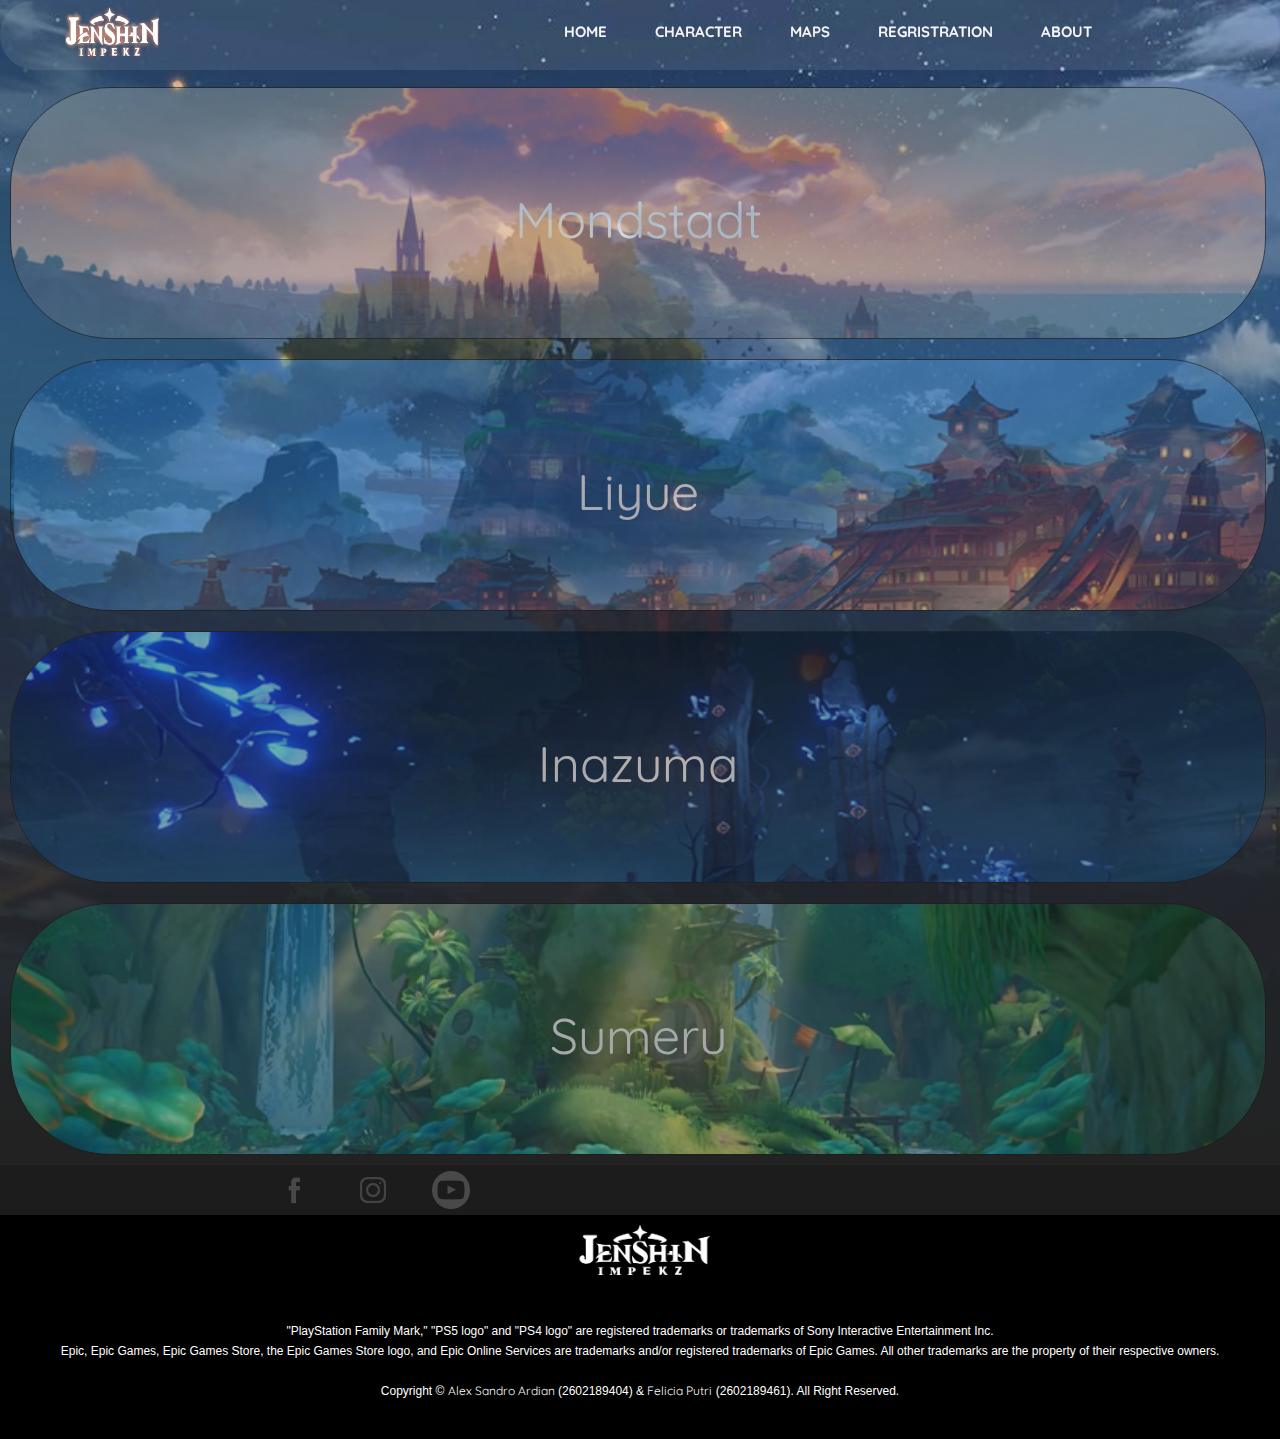
<file: halaman/Maps.html>
<!DOCTYPE html>
<html lang="en">
<head>
    <meta charset="UTF-8">
    <meta http-equiv="X-UA-Compatible" content="IE=edge">
    <meta name="viewport" content="width=device-width, initial-scale=1.0">
    <title>Jenshin IMpekZ</title>
    <link rel="stylesheet" href="../css/maps.css">
    <link rel="stylesheet" href="../css/style.css">
    <link rel="stylesheet" href="../css/media.css">
    
    <link rel="preconnect" href="https://fonts.googleapis.com">
    <link rel="preconnect" href="https://fonts.gstatic.com" crossorigin>
    <link href="https://fonts.googleapis.com/css2?family=Amaranth&family=Patrick+Hand&display=swap" rel="stylesheet">
    <link href="https://fonts.googleapis.com/css2?family=Quicksand:wght@500&display=swap" rel="stylesheet">
    <link rel="stylesheet" type="text/css" href="https://cdnjs.cloudflare.com/ajax/libs/font-awesome/5.15.2/css/all.min.css">
    <script src="../script/scipt.js"></script>
    <link rel="website icon" type="png" href="../images/Icon/icon2.png">
</head>
<body>
    
    <!-- Sidebar -->
    <input type="checkbox" id="check">
    <div class="sidebar">
        <ul>
            <li><a href="../index.html" target="_self">Home</a></li>
            <li><a href="../halaman/Character.html">Character</a></li>
            <li><a href="../halaman/Maps.html">Maps</a></li>
            <li><a href="../halaman/Regristasi.html" target="_self">Regristation</a></li>
            <li><a href="../halaman/About2.html" target="_self">About</a></li>
        </ul>
    </div>
    <!-- end of Sidebar -->

    <!-- Header -->
    <header>
        <div id="navbar">
            <div class="nav-head menus">
                <a href="../index.html"><img
                    src="[data-uri]"
                    class="img-logo"></a>
                <ul>
                    <!-- <li class="active"></li> -->
                    <li><a href="../index.html" target="_self" class="nav-link active"><b>Home</b></a></li>
                    <li><a href="../halaman/Character.html" target="_self" class="nav-link "><b>Character</b></a></li>
                    <li><a href="../halaman/Maps.html" target="_self" class="nav-link "><b>Maps</b></a></li>
                    <li><a href="../halaman/Regristasi.html" target="_self" class="nav-link "><b>Regristration</b></a></li>
                    <li><a href="../halaman/About2.html" target="_self" class="nav-link"><b>About</b></a></li>
                </ul>

                <!-- menu mobile -->

                <label for="check" class="mobile-menu"><i class="fas fa-bars fa-2x"></i></label>
            </div>
        </div>
    </header>
    <!-- Tutup bagian header -->

    <!-- MAPS -->

    <div class="Map">
        <div class="Regions">
            <div class="Mondstadt">
                <a href="../halaman/indexMaps/mondstadt.html" target="_self"><li type="none">Mondstadt</li></a>
            </div>
           
             <div class="Liyue">
                <a href="../halaman/indexMaps/liyue.html" target="_self"><li type="none">Liyue</li></a>
            </div>

            <div class="Inazuma">
                <a href="../halaman/indexMaps/inazuma.html" target="_self"><li type="none">Inazuma</li></a>
            </div>

            <div class="Sumeru">
                <a href="../halaman/indexMaps/sumeru.html" target="_self"><li type="none">Sumeru</li></a>
            </div>
    
        </div>
    </div>


    <!-- Footer -->
    <div id="sebelum-footer">
        <div class="container">
            <div class="before-footer">
                <ul>
                    <li><a href="https://facebook.com/GenshinImpact.id/" target="_blank"><img
                                src="../images/Icon/fb.png"></a></li>
                    <li><a href="https://www.instagram.com/genshinimpact/" target="_blank"><img
                                src="../images/Icon/ig.png"></a></li>
                    <li><a href="https://www.youtube.com/c/GenshinImpact" target="_blank"><img
                                src="../images/Icon/yt.png"></a></li>
                </ul>
            </div>
        </div>
    </div>
    <footer>
        <div id="cr" class="container">
            <div class="logo-kecil">
                <!-- <img
                    src="https://uploadstatic-sea.mihoyo.com/hk4e/upload/officialsites/202004/GIEN_1587984203_6764.png"> -->
                    <img src="../images/Icon/Genshin_logo_Footer.svg.png" alt="">
            </div>
            <div class="text-style">
                <small>"PlayStation Family Mark," "PS5 logo" and "PS4 logo" are registered trademarks or trademarks of Sony Interactive Entertainment Inc.<br></small>
                <small>Epic, Epic Games, Epic Games Store, the Epic Games Store logo, and Epic Online Services are trademarks and/or registered trademarks of Epic Games. All other trademarks are the property of their respective owners.</small>
                    <br>
                    <br>
                <small>Copyright &copy; <a href="https://www.instagram.com/lexs45_/" target="_blank">Alex Sandro Ardian</a> (2602189404) & <a href="https://www.instagram.com/felicia_putri04/"
                        target="_blank">Felicia Putri</a> (2602189461). All Right Reserved.</small></div>
        </div>
    </footer>

</body>
</html>
</file>
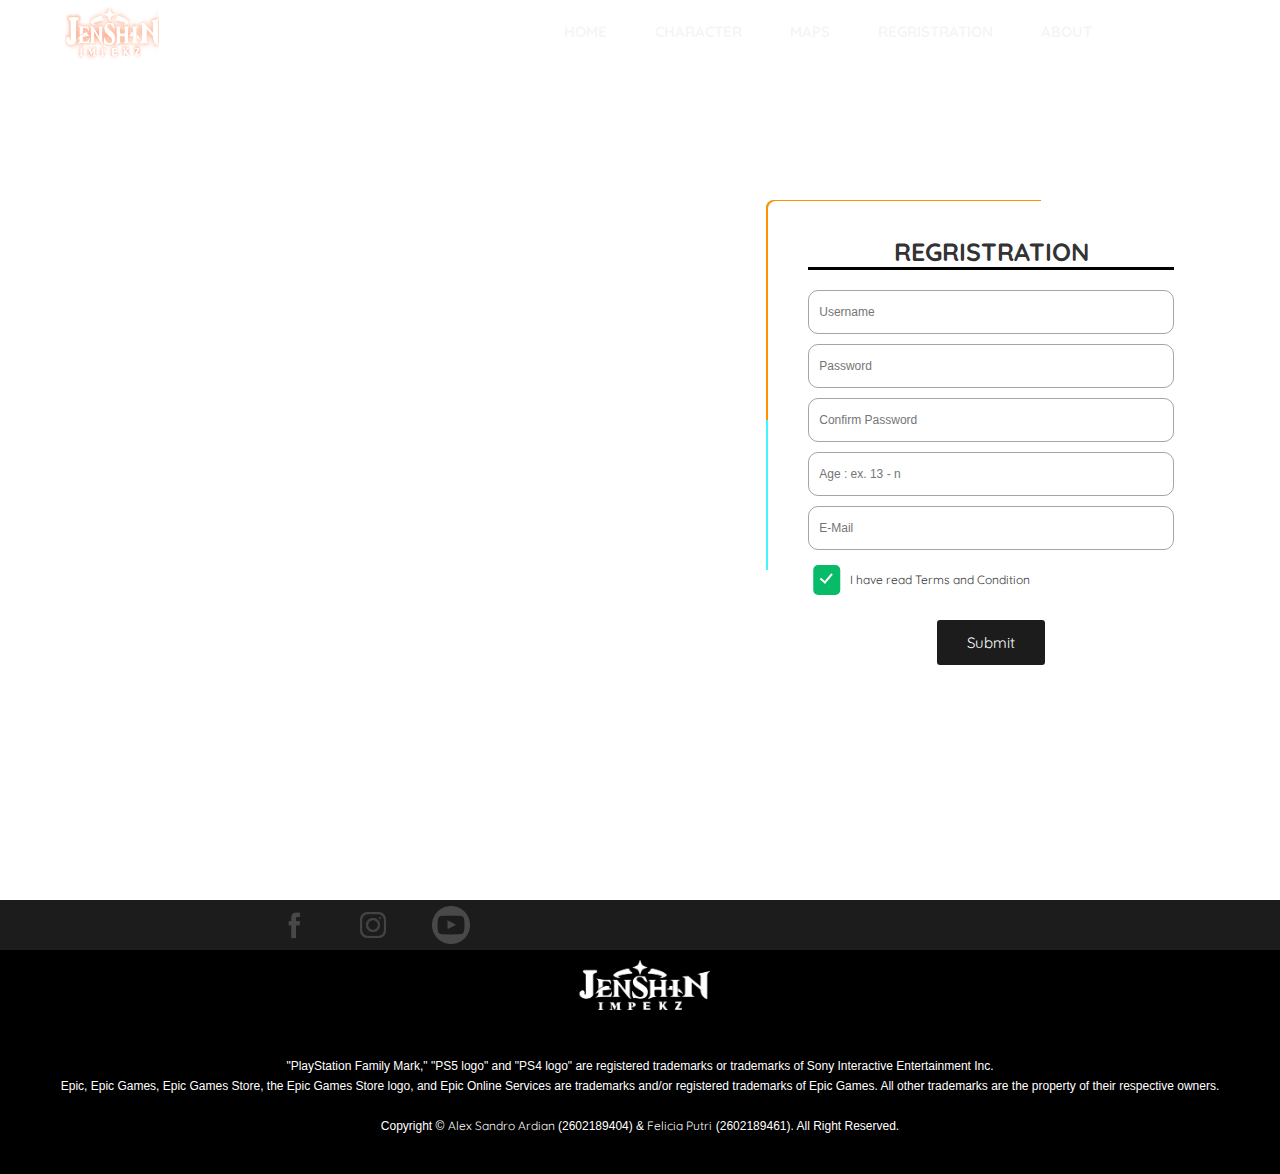
<file: halaman/Regristasi.html>
<!DOCTYPE html>
<html lang="en">

<head>
    <meta charset="UTF-8">
    <meta http-equiv="X-UA-Compatible" content="IE=edge">
    <meta name="viewport" content="width=device-width, initial-scale=1.0">
    <title>Regristasi</title>
    <link rel="stylesheet" type="text/css" href="../css/../css/RegristasiStyle.css">
    <link rel="preconnect" href="https://fonts.googleapis.com">
    <link rel="preconnect" href="https://fonts.gstatic.com" crossorigin>
    <link href="https://fonts.googleapis.com/css2?family=Amaranth&family=Patrick+Hand&display=swap" rel="stylesheet">
    <link href="https://fonts.googleapis.com/css2?family=Quicksand:wght@500&display=swap" rel="stylesheet">
    <link rel="stylesheet" type="text/css"
        href="https://cdnjs.cloudflare.com/ajax/libs/font-awesome/5.15.2/css/all.min.css">
    <script src="../script/scipt.js"></script>
    <link rel="website icon" type="png" href="../images/Icon/icon2.png">
    <link rel="stylesheet" href="../css/style.css">
    <link rel="stylesheet" href="../css/media.css">
</head>

<body>

    <!-- Sidebar -->
    <input type="checkbox" id="check">
    <div class="sidebar">
        <ul>
            <li><a href="../index.html" target="_self">Home</a></li>
            <li><a href="../halaman/Character.html">Character</a></li>
            <li><a href="../halaman/Maps.html">Maps</a></li>
            <li><a href="../halaman/Regristasi.html" target="_self">Regristration</a></li>
            <li><a href="../halaman/About2.html" target="_self">About</a></li>
        </ul>
    </div>
    <!-- end of Sidebar -->

    <!-- Header -->
    <header>
        <div id="navbar">
            <div class="nav-head menus">
                <a href="./index.html"><img src="../images/Icon/Genshin_logo_header.png" class="img-logo"></a>

                <ul>
                    <li><a href="../index.html" target="_self" class="nav-link active"><b>Home</b></a></li>
                    <li><a href="./Character.html" target="_self" class="nav-link "><b>Character</b></a></li>
                    <li><a href="../halaman/Maps.html" target="_self" class="nav-link "><b>Maps</b></a></li>
                    <li><a href="../halaman/Regristasi.html" target="_self" class="nav-link "><b>Regristration</b></a>
                    </li>
                    <li><a href="../halaman/About2.html" target="_self" class="nav-link"><b>About</b></a></li>
                </ul>

                <!-- menu mobile -->

                <label for="check" class="mobile-menu"><i class="fas fa-bars fa-2x"></i></label>
            </div>
        </div>
    </header>
    <!-- Tutup bagian header -->

    <div class="mainParent">
        <div class="class-box">
            <div class="cek">
                <div class="box" id="center-box">
                    <div class="formWrap">
                        <form action="">
                            <h1>Regristration</h1>
                            <div class="singleInput">
                                <input type="text" id="usrname" placeholder="Username">
                            </div>
                            <div class="singleInput">
                                <input type="password" id="pass" placeholder="Password">
                            </div>
                            <div class="singleInput">
                                <input type="password" id="Rep_pass" placeholder="Confirm Password">
                            </div>
                            <div class="singleInput">
                                <input type="age" id="Age" placeholder="Age : ex. 13 - n">
                            </div>
                            <div class="singleInput">
                                <input type="email" id="email" placeholder="E-Mail">
                            </div>
                            <div class="checkbox-wrapper">
                                <input checked type="checkbox" id="checkBox" hidden>
                                <label for="checkBox" class="checkmark"></label>
                                <div class="text_check">
                                    <p>I have read Terms and Condition</p>
                                </div>
                            </div>



                            <div id="divError"></div>
                            <div class="submit_button">
                                <button id="button">Submit</button>
                            </div>
                        </form>
                    </div>
                </div>
            </div>
        </div>
    </div>
    <!-- Footer -->
    <div id="sebelum-footer">
        <div class="container">
            <div class="before-footer">
                <ul>
                    <li><a href="https://facebook.com/GenshinImpact.id/" target="_blank"><img
                                src="../images/Icon/fb.png"></a></li>
                    <li><a href="https://www.instagram.com/genshinimpact/" target="_blank"><img
                                src="../images/Icon/ig.png"></a></li>
                    <li><a href="https://www.youtube.com/c/GenshinImpact" target="_blank"><img
                                src="../images/Icon/yt.png"></a></li>
                </ul>
            </div>
        </div>
    </div>
    <footer>
        <div id="cr" class="container">
            <div class="logo-kecil">
                <img
                    src="../images/Icon/Genshin_logo_Footer.svg.png">
            </div>
            <div class="text-style">
                <small>"PlayStation Family Mark," "PS5 logo" and "PS4 logo" are registered trademarks or trademarks of
                    Sony Interactive Entertainment Inc.<br></small>
                <small>Epic, Epic Games, Epic Games Store, the Epic Games Store logo, and Epic Online Services are
                    trademarks and/or registered trademarks of Epic Games. All other trademarks are the property of
                    their respective owners.</small>
                <br>
                <br>
                <small>Copyright &copy; <a href="https://www.instagram.com/lexs45_/" target="_blank">Alex Sandro
                        Ardian</a> (2602189404) & <a href="https://www.instagram.com/felicia_putri04/"
                        target="_blank">Felicia Putri</a> (2602189461). All Right Reserved.</small></div>
        </div>
    </footer>
    
</body>
<div id="asynchronous"></div>
<script src="../script/regris.js"></script>

</html>
</file>
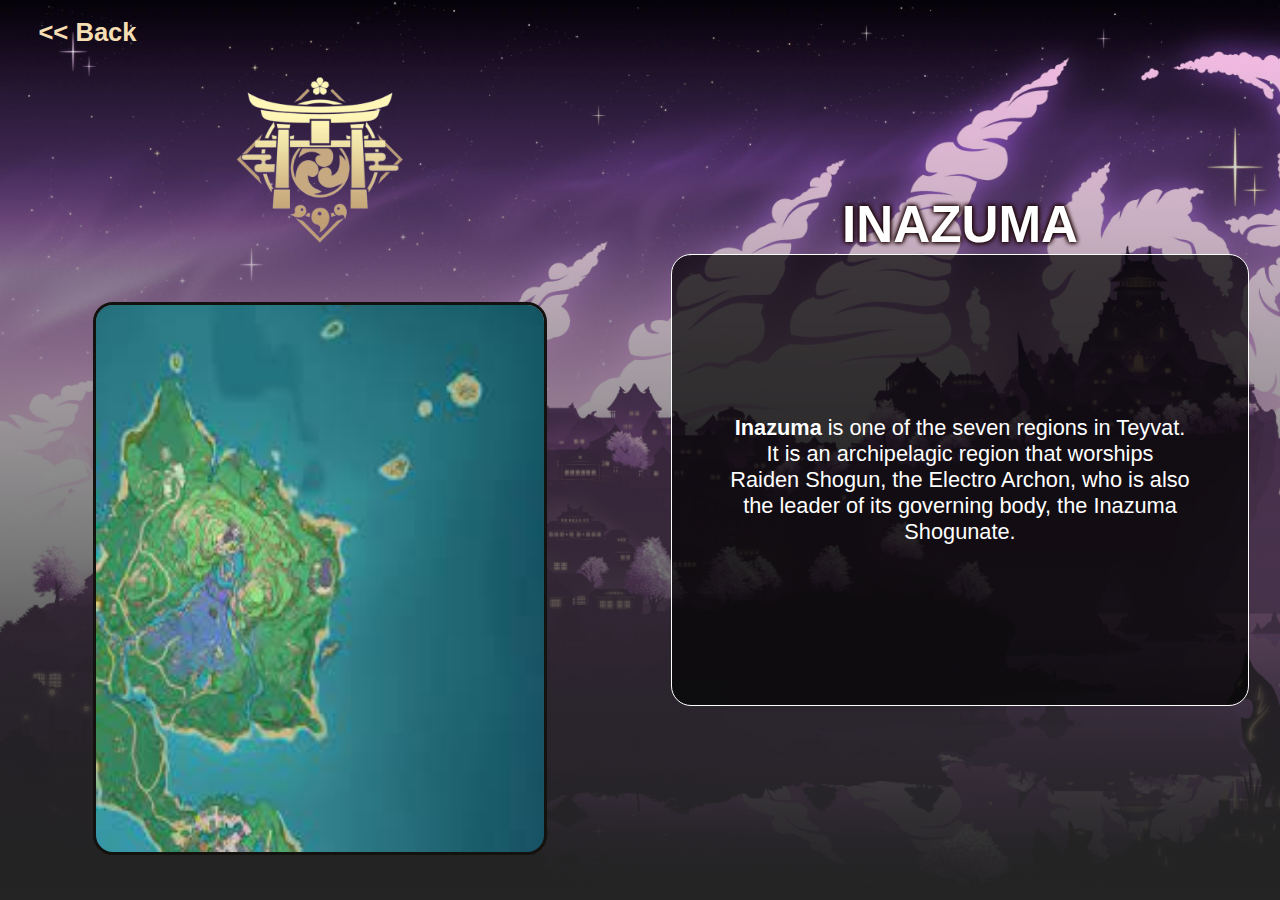
<file: halaman/indexMaps/inazuma.html>
<!DOCTYPE html>
<html lang="en">

<head>
    <meta charset="UTF-8">
    <meta http-equiv="X-UA-Compatible" content="IE=edge">
    <meta name="viewport" content="width=device-width, initial-scale=1.0">
    <title>Inazuma</title>
    <link rel="stylesheet" href="../../css/indexMaps.css">
    <link rel="stylesheet" href="../../css/style.css">

</head>

<body>
    <div class="Regions3">
    
      
        <div class="containerItems">
            <div class="left">
                <div class="back">
                    <h3><a href="../Maps.html"><< Back</a></h3>
                 </div>
                 <div class="logo">
                    <img src="../../images/Asset_maps/inazuma.png" alt="">
                </div> 
                 <div class="map">
                    <img src="../../images/Asset_maps/map_inazuma.jpg" alt="">
                </div> 
               
            </div>
    
            <div class="right">
                <div class="title">
                    <h2>
                        <a href="../indexRegions/Inazuma.html">INAZUMA</a>
                    </h2>
                </div>
                <div class="top">
                    <p><b>Inazuma</b> is one of the seven regions in Teyvat. It is an archipelagic region that worships Raiden Shogun, the Electro Archon, who is also the leader of its governing body, the Inazuma Shogunate.</p>
                    
                </div>
                <!-- <div class="item">
                    <img src="../../images/Asset_maps/onikabuto.jpg" class="responsive" 
                onmouseover="changeImage(1,this, '../../images/Asset_maps/onikabuto1.jpg')"
                onmouseout="reverseimage(2,this, '../../images/Asset_maps/onikabuto.jpg')">
                <img src="../../images/Asset_maps/nakuweed.jpg" 
                onmouseover="changeImage(1,this, '../../images/Asset_maps/nakuweed1.jpg')"
                onmouseout="reverseimage(2,this, '../../images/Asset_maps/nakuweed.jpg')">
                <img src="../../images/Asset_maps/seaganoderma.jpg" 
                onmouseover="changeImage(1,this, '../../images/Asset_maps/seaganoderma1.jpg')"
                onmouseout="reverseimage(2,this, '../../images/Asset_maps/seaganoderma.jpg')">
                </div> -->
            </div>
        </div>
    
    </div>

    

    <script src="../../script/scriptmaps.js"></script>
</body>

</html>
</file>
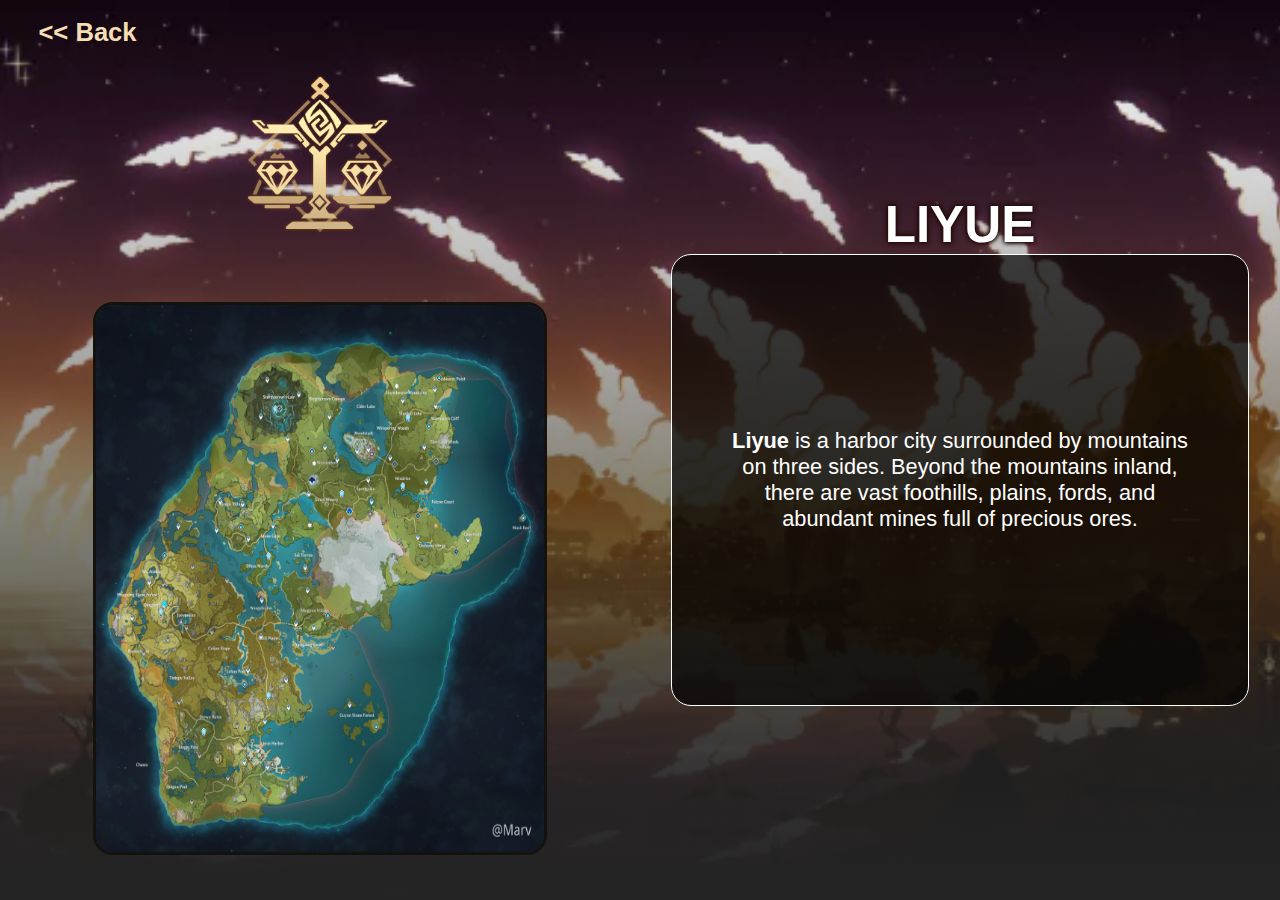
<file: halaman/indexMaps/liyue.html>
<!DOCTYPE html>
<html lang="en">

<head>
    <meta charset="UTF-8">
    <meta http-equiv="X-UA-Compatible" content="IE=edge">
    <meta name="viewport" content="width=device-width, initial-scale=1.0">
    <title>Liyue</title>
    <link rel="stylesheet" href="../../css/indexMaps.css">
    <link rel="stylesheet" href="../../css/style.css">

</head>

<body>
    <div class="Regions2">
    
            
    
        <div class="containerItems">
            <div class="left">
                <div class="back">
                    <h3><a href="../../halaman/Maps.html"><< Back</a></h3>
                 </div>
                 <div class="logo">
                    <img src="../../images/Asset_maps/liyue_logo.png" alt="">
                </div> 
                 <div class="map">
                    <img src="../../images/Asset_maps/map_liyue.webp" alt="">
                </div> 
               
            </div>
    
            <div class="right">
                <div class="title">
                    <h2>
                        <a href="../indexRegions/Liyue.html">LIYUE</a>
                    </h2>
                </div>
                <div class="top">
                    <p>
                        <b>Liyue</b> is a harbor city surrounded by mountains on three sides. Beyond the mountains inland, there are vast foothills, plains, fords, and abundant mines full of precious ores.
                    </p>
                </div>
                <!-- <div class="item">
                    <img src="../../images/Asset_maps/jueyunchili.jpg" class="responsive" 
                onmouseover="changeImage(1,this, '../../images/Asset_maps/jueyunchili1.jpg')"
                onmouseout="reverseimage(2,this, '../../images/Asset_maps/jueyunchili.jpg')">
                <img src="../../images/Asset_maps/glazelily.jpg" 
                onmouseover="changeImage(1,this, '../../images/Asset_maps/glazelily1.jpg')"
                onmouseout="reverseimage(2,this, '../../images/Asset_maps/glazelily.jpg')">
                <img src="../../images/Asset_maps/corlapis.jpg" 
                onmouseover="changeImage(1,this, '../../images/Asset_maps/corlapis1.jpg')"
                onmouseout="reverseimage(2,this, '../../images/Asset_maps/corlapis.jpg')">
                </div> -->
            </div>
        </div>
    
    </div>

    

    <script src="../../script/scriptmaps.js"></script>
</body>

</html>
</file>
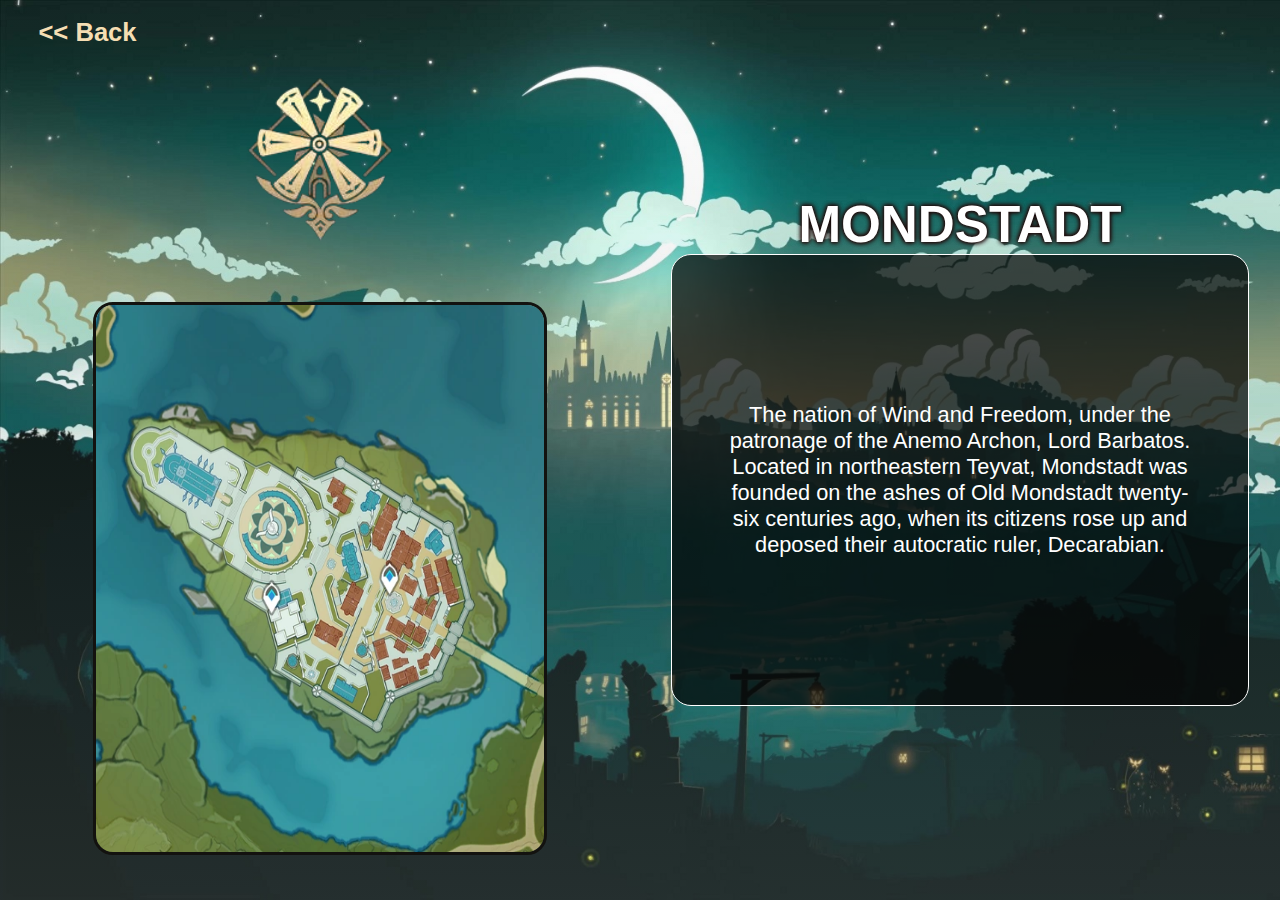
<file: halaman/indexMaps/mondstadt.html>
<!DOCTYPE html>
<html lang="en">

<head>
    <meta charset="UTF-8">
    <meta http-equiv="X-UA-Compatible" content="IE=edge">
    <meta name="viewport" content="width=device-width, initial-scale=1.0">
    <title>Mondstadt</title>
    <link rel="stylesheet" href="../../css/indexMaps.css">
    <link rel="stylesheet" href="../../css/style.css">
    <link rel="stylesheet" href="../../css/media.css">
</head>

<body>
    <div class="Regions1">

        <div class="containerItems">
            <div class="left">
                <div class="back">
                    <h3><a href="../Maps.html"><< Back</a> </h3> 
                    <!-- <a target="_self" href="../Maps.html" class="prev">&laquo; <u>Previous</u></a> -->
                </div> 
                    <div class="logo">
                                <img src="../../images/Asset_maps/mond_logo.png" alt="">
                </div>
                <div class="map">
                    <img src="../../images/Asset_maps/map_mond.webp" alt="">
                </div>

            </div>

            <div class="right">
                <div class="title">
                    <h2>
                        <a href="../Character.html">MONDSTADT</a>
                    </h2>
                </div>
                <div class="top">
                    <p>The nation of Wind and Freedom, under the patronage of the Anemo Archon, Lord
                        Barbatos. Located in northeastern Teyvat, Mondstadt was founded on the ashes of Old Mondstadt
                        twenty-six centuries ago, when its citizens rose up and deposed their autocratic ruler,
                        Decarabian.
                    </p>
                </div>
                <!-- <div class="item">
                    <img src="../../images/Asset_maps/cecilia.jpg" class="responsive"
                        onmouseover="changeImage(1,this, '../../images/Asset_maps/cecilia1.jpg')"
                        onmouseout="reverseimage(2,this, '../../images/Asset_maps/cecilia.jpg')">
                    <img src="../../images/Asset_maps/valberry.jpg"
                        onmouseover="changeImage(1,this, '../../images/Asset_maps/valberry1.jpg')"
                        onmouseout="reverseimage(2,this, '../../images/Asset_maps/valberry.jpg')">
                    <img src="../../images/Asset_maps/dandelion_seed.jpg"
                        onmouseover="changeImage(1,this, '../../images/Asset_maps/dandelion_seed1.jpg')"
                        onmouseout="reverseimage(2,this, '../../images/Asset_maps/dandelion_seed.jpg')">
                </div> -->
            </div>
        </div>







    <!-- <script src = "../js/script.js"></script> -->
    <script src="../../script/scriptmaps.js"></script>
</body>

</html>
</file>
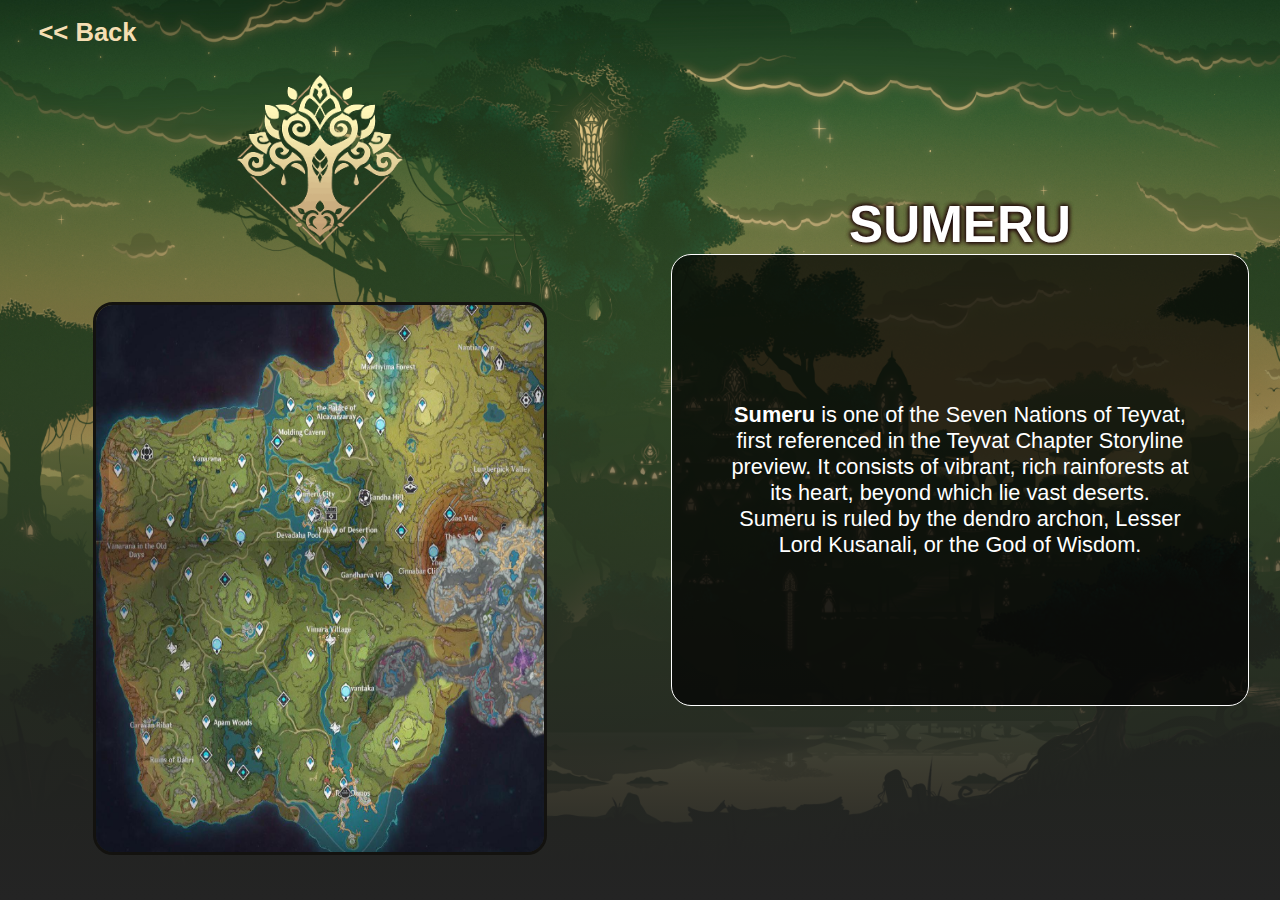
<file: halaman/indexMaps/sumeru.html>
<!DOCTYPE html>
<html lang="en">

<head>
    <meta charset="UTF-8">
    <meta http-equiv="X-UA-Compatible" content="IE=edge">
    <meta name="viewport" content="width=device-width, initial-scale=1.0">
    <title>Sumeru</title>
    <link rel="stylesheet" href="../../css/indexMaps.css">
    <link rel="stylesheet" href="../../css/style.css">
</head>

<body>
    <div class="Regions4">
    
           
    
        <div class="containerItems">
            <div class="left">
                <div class="back">
                    <h3><a href="../../halaman/Maps.html"><< Back</a></h3>
                 </div>
                 <div class="logo">
                    <img src="../../images/Asset_maps/sumeru.png" alt="">
                </div> 
                 <div class="map">
                    <img src="../../images/Asset_maps/map_sumeru.jpg" alt="">
                </div> 
               
            </div>
    
            <div class="right">
                <div class="title">
                    <h2>
                        <a href="../indexRegions/Sumeru.html">SUMERU</a>
                    </h2>
                </div>
                <div class="top">
                    <p>
                        <b>Sumeru</b> is one of the Seven Nations of Teyvat, first referenced in the Teyvat Chapter Storyline preview. It consists of vibrant, rich rainforests at its heart, beyond which lie vast deserts. Sumeru is ruled by the dendro archon, Lesser Lord Kusanali, or the God of Wisdom.            
                    </p>
                </div>
                <!-- <div class="item">
                    <img src="../../images/Asset_maps/rukkshavaMushrooms.jpg" class="responsive" 
                onmouseover="changeImage(1,this, '../../images/Asset_maps/rukkshavaMushrooms1.jpg')"
                onmouseout="reverseimage(2,this, '../../images/Asset_maps/rukkshavaMushrooms.jpg')">
                <img src="../../images/Asset_maps/harraFruit.jpg" 
                onmouseover="changeImage(1,this, '../../images/Asset_maps/harraFruit1.jpg')"
                onmouseout="reverseimage(2,this, '../../images/Asset_maps/harraFruit.jpg')">
                <img src="../../images/Asset_maps/sumeruRose.jpg" 
                onmouseover="changeImage(1,this, '../../images/Asset_maps/sumeruRose1.jpg')"
                onmouseout="reverseimage(2,this, '../../images/Asset_maps/sumeruRose.jpg')">
                </div> -->
            </div>
        </div>
    
    </div>

    

    

<script src =  "../../script/scriptmaps.js"></script>
</body>

</html>
</file>
<file: css/maps.css>
*{
    margin: 0;
    padding: 0;
    /* box-sizing: border-box; */
}

.Maps{
    overflow: hidden;
}


.Regions{
    display: flex;
    flex-direction: column;
    /* margin: 0 auto; */
    justify-content: center;
    /* align-items: center; */
    width: 100%;
    height: 100%;
    background-size: cover;
    background-image:
    linear-gradient(#0000,#222),
     url(../images/background/background.jpg);
    /* margin-left: 500px; */
    /* border: solid blue;  */
    /* overflow: hidden; */
    /* box-sizing: border-box; */
}

.Regions li{
    width: 98%;
    margin: 10px;
    padding-top: 100px;
    text-align: center;
    border: 1px solid #1c1c1c;
    height: 150px;
    border-radius: 100px;
    opacity: 0.6;
    
}

.Regions li:hover{
    opacity: 1.0;
}


.Regions a{
    cursor: pointer;
    text-decoration: none;
    font-size: 50px;
    color: white;
    /* position: absolute; */
    text-align: center;
    /* margin-left: 50px; */
}

.Mondstadt{
    margin-top: 6%;
}

.Mondstadt a li{
    /* margin-top: 10%; */
    background-size:cover;
    /* background-image: url(../Asset_maps/mondstadt.jpg); */
    background-image: url(../images/Asset_maps/mondstadt.jpg);
    transition: 0.6s;
    /* color: white; */
}

.Mondstadt li:hover{
    background-size: cover;
    /* background-image: url(../Asset_maps/mondstadt1.jpg); */
    background-image: url(../images/Asset_maps/mondstadt1.jpg);
}


.Liyue a li{
    background-size:cover;
    /* background-image: url(../Asset_maps/liyue.jpg); */
    background-image: url(../images/Asset_maps/liyue.jpg);
    transition: 0.6s;
}

.Liyue li:hover{
    background-size:cover;
    /* background-image: url(../Asset_maps/liyue1.jpg); */
    background-image: url(../images/Asset_maps/liyue1.jpg);
}

.Inazuma a li{
    background-size:cover;
    /* background-image: url(../Asset_maps/Inazuma.jpg); */
    background-image: url(../images/Asset_maps/Inazuma.jpg);
    transition: 0.6s;
}

.Inazuma li:hover{
    background-size:cover;
    /* background-image: url(../Asset_maps/Inazuma1.jpg); */
    background-image: url(../images/Asset_maps/Inazuma1.jpg);
}

.Sumeru a li{
    background-size:cover;
    /* background-image: url(../Asset_maps/Sumeru.jpg); */
    background-image: url(../images/Asset_maps/Sumeru.jpg);
    transition: 0.6s;
} 

.Sumeru li:hover{
    background-size:cover;
    /* background-image: url(../Asset_maps/Sumeru1.jpg); */
    background-image: url(../images/Asset_maps/Sumeru1.jpg);
}




@media(max-width:769px){
    .Map{
        /* border: solid red; */
        display: flex;
        justify-content: center;
        align-items: center;
    }
    .Regions li{
        /* border: solid blue; */
        /* position: relative; */
        /* right: 2.2%; */
        margin: 2% auto;
    }
}


@media screen and (max-width : 500px) {
    #contents{
        /* display: flex;
        width: 100vw; */
        grid-template-columns: auto auto;
    }
}

@media (max-width:321px){
    .Map{
        width: 100%;
        /* border: solid green; */
        box-sizing: border-box;
    }
    .Regions{
        width: 100%;
        /* border: solid red; */
        overflow: hidden;
        box-sizing: border-box;
        display: flex;
        justify-content: center;
        /* margin: 0 auto; */
    }
    .Regions li{
        /* border: solid white; */
        /* position: relative;
        right: 2.2%; */
        margin: 2% auto;
    }
}
</file>
<file: css/style.css>
*{
    padding: 0;
    margin: 0;
    font-family: 'Quicksand','Amaranth', cursive, Arial, sans-serif;
    /* color: #333; */
    /* box-sizing: border-box; */
}

html{
    scroll-behavior: smooth;
}
a {
	text-decoration: none;
}
ul li{
    list-style: none;
}

/* untuk scroll */
::-webkit-scrollbar{
    width: 5px;
    height: 15px;
    /* background-color: currentColor; */

}
/* ::-webkit-scrollbar-track{ */
    /* border: solid black; */
    /* background-color:  white */
/* } */
::-webkit-scrollbar-thumb{
    background-color: rgba(0, 0, 0, 0.637);
    border-radius: 10px;
    /* background-color: currentColor; */
    /* height: 7px; */
}
/* akhir scroll */


/* Navbar start */

#navbar{
    overflow: hidden;
    width: 100%;
    height: 70px;
    background-color: rgba(255, 255, 255, 0.091);   
    z-index: 99999;
    position: fixed;
    border-radius: 50px;
    display: flex;
    /* justify-content: space-between; */
    /* align-items: flex-end; */
}
.nav-head{
    overflow: hidden;
    width: 100%;
    display: flex;
    justify-content: center;
    /* align-items: center; */
    /* border: solid white; */
}

.nav-head img{
    width: 25%;
    /* border: solid white; */
    position: relative;
    margin: 5px 65px;
}   

/* .nav-head .img-logo{
    border: solid white;
    width: 15%;
} */

 .nav-head ul{
    display: flex;
    width: 90%;
    /* width: 60%; */
    justify-content: center;
    /* justify-content: flex-end; */
    /* border: solid black; */
}

 .nav-head ul li {
    /* border: solid red; */
	padding: 22px 24px;
    font-size: 15px;
    list-style: none;
    display: inline-block;
    text-transform: uppercase;
    font-family: 'Quicksand','Amaranth';
}
.nav-head ul li a b {
    color: whitesmoke;
	transition: 0.3s;
}
.nav-head ul li a b:hover{
    text-shadow: 0 0 5px rgb(255, 145, 0), 0 0 10px rgb(255, 157, 0);
    border-bottom: 3px solid white;
}

.nav-head ul:hover li a:not(:hover){
    color: white;
    opacity: 0.3;
    filter: blur(0.2px);
}

/* .active{
    border-top: solid red;
}

.nav-link:hover{
    border-top: solid red;
} */

.nav-head li.active{
    transition: 0.2 ease;
    border-top: 5px solid blue;
    text-shadow: 0 0 5px blue, 0 0 10px;
}

 


/* End of script */


.container {
	width:100%;
	margin:0 auto;

}

/* hamburger for menu mobile */
.mobile-menu {
    position: relative;
	padding:16px;
    display: none;
}
.mobile-menu:hover {
	cursor: pointer;
}

#check{
    display: none;
}

/* SideBar */
.sidebar{
    margin-top: 70px;
	position: fixed;
	top: 0;
	bottom: 0;
    /* border: solid white; */
    border-radius: 8px;
	right: -300px;
    height: 270px;
    display: flex;
    justify-content: center;
    align-items: center;
	width:150px;
    background-color: #000000;
	transition: 0.4s;
	z-index: 999;
}
.sidebar ul{
    /* border: solid blue; */
    width: 100%;
}

.sidebar ul li{
	padding: 24px;
	transition: 0.3s;
    list-style: none;
    text-transform: uppercase;
    font-size: 12px;
    height: 20px;
    text-align: center;
    display: flex;
    align-items: center;
    width: 100%;
    justify-content: center;
    box-sizing: border-box;
    /* border: solid red; */
    font-family: 'Quicksand','Amaranth', cursive, Arial, sans-serif;
}
.sidebar ul li:hover {
	cursor: pointer;
    border-radius: 18px;
}

.sidebar ul li a{
    color: white;
    transition: 0.3s;
}

.sidebar ul li a:hover{
    text-shadow: 0 0 5px rgb(255, 145, 0), 0 0 10px rgb(255, 157, 0);
    text-decoration: underline;
}

#check:checked ~ .sidebar {
	right: 0;
}
/* end of scrip hamburger */

/* start Banner */
.banner{
    display: flex;
    justify-content: center;
    align-items: center;
    width: 100%;
}

.bannerHP{
    display: flex;
    justify-content: center;
    align-items: center;
}

.bannerHP img{
    width: 100%;
    
}
.luarList{
    /* border: 4px solid white; */
    margin-top: 120px;
    display: block;
    width: 100%;
    /* justify-content: center; */
    /* align-items: center; */
    position: absolute;
    overflow: hidden;
}


.luarList h2{
    /* border: 1px solid blue; */
    font-family:'Amaranth', cursive, Arial, sans-serif;
    color: white;
    font-size: 25px;
    margin-bottom: 20px;
    width: 100%;
    letter-spacing: 1px;
    display: flex;
    justify-content: center;
    align-items: center;
    font-weight: normal;
}

.ListDownload{
    /* border: solid brown; */
    width: 100%;
    display: flex;
    height: 10vh;
    justify-content: center;
    align-items: center;

}
.ListDownload ul{
    /* border: solid green; */
    width: 60%;
    display: flex;
    position: absolute;
    list-style: none;
    z-index: 99;
    justify-content: center;
    align-items: center;
}

.ListDownload ul li{
    margin-left: 5px;
    margin-right: 5px;
}

.ListDownload ul li a img{
    opacity: 0.5;
    transition: 0.5s;
}

.ListDownload ul li a:hover img{
    opacity: 1;
}
.ListDownload ul li img{
    margin: 0 5px;
}

/* end of banner */


/* News */

#News{
    /* width: 100%; */
    /* height: 80%; */
    height: 50vw;
    /* box-sizing: border-box; */
}
.news{
    justify-content: center;
    align-items: center;
    width: 100%;
    display: flex;
    /* box-sizing: border-box; */
    position: relative;
    top: 0;
    left: 0;
    right: 0;
    height: 100%;
}
.textTitle{
    display: flex;
    width: 100%;
    position: absolute;
    z-index: 999;
    justify-content: center;
    align-items: center;
    top: 10%;
}
.img2{
    background-image: url('https://act.hoyoverse.com/puzzle/upload/puzzle/2023/02/17/cf9f2ce89f271c4b4c172aedc2441a19_3576142582594433510.png?x-oss-process=image/format,webp/quality,Q_90');
    background-position: center;
    background-repeat: no-repeat;
    background-size: cover;
    background-color: rgba(0, 0, 0, 0.345);
    
}

.textTitle h1{
    text-transform: uppercase;
    font-family: 'Quicksand','Amaranth', cursive, Arial, sans-serif;
    color: white;
    text-shadow: 0 0 5px rgb(255, 145, 0), 0 0 10px rgb(255, 157, 0);
}

.bg-news{
    filter: blur(3px);
    position: absolute;
    width: 100%;
    height: 100%;
    z-index: -99;
}
.temp-content{
    /* border: solid red; */
    display: flex;
    justify-content: center;
    align-items: center;
    width: 100%;
}

.content{
    width: 60%;
    border: 2px solid white;
    height: 400px;
    border-radius: 40px;
    overflow: hidden;
    /* align-items: center; */
    z-index: 99;
}

.news-text{
    width: 50%;
    margin: 0;
    padding:0 ;
    display: flex;
}
.desc-text{
    font-family: 'Quicksand','Amaranth', cursive, Arial, sans-serif;
    width: 50%;
    /* border: solid white; */
    background-color: rgba(0, 0, 0, 0.345);
    color: white;
    width: fit-content;
    transition: 1s;
    min-width: 25%;
    padding: 5% 3% 2% 3%;
}

.desc-text h2{
    /* width: 100%; */
    /* text-decoration: underline; */
    margin-top: 5px;
    margin-bottom: 20px;
    text-align: center;
    text-transform: uppercase;
    border-bottom: 3px solid white;
}


.scroll{
    width: 100%;
    height: 70%;
    overflow: auto;
    padding-right: 7px;
}

.scroll::-webkit-scrollbar-thumb{
    background-color: white;
}
.desc-text b{
    font-size: 50px;
    color: white;
}
.desc-text a{
    text-decoration: underline;
    color: orange;
}
.desc-text u{
    color: white;
    font-size: 20px;
    font-weight: bold;
    text-decoration: none;
}
.slides{
    width: 300%;
    height: 100%;
    display: flex;
}

.slide{
    width: 100%;
    display: flex;
}
.slide p,.slide h2  {
    color: white;
}



.slide p{
    text-align: justify;
    font-size: 14px;
}

.slide img{
    width: 50%;
    height: 100%;
    transition: 1s;
}

/* navigation */
.navigation{
    position: absolute;
    top: 93%;
    left: 50%;
    /* border: solid white; */
    transform: translate(-50%,-50%);
    overflow: hidden;
    width: 100%;
    display: flex;
    justify-content: center;
    align-items: center;
}

.navigation .bar{
    /* padding-left: 45px;
    padding-right: 45px; */
    background:transparent;
    border: 1px solid white;
    box-shadow: 0 0 5px rgb(255, 145, 0), 0 0 10px rgb(255, 157, 0); 
    border-radius: 30px; 
    /* margin: 16px; */
    margin-left: 20px;
    margin-right: 20px;
    height: 20px;
    width: 40px;
    /* overflow: hidden; */
    cursor: pointer;
    /* opacity: 0.2; */
}



.navigation .bar:hover{
    /* opacity: 1; */
    background: white;
    transition: .5s;
}

/* perpindahan img */

input#gambar2:checked ~ .slides .slide img{
    margin-left: -100%;
}
input#gambar3:checked ~ .slides .slide img{
    margin-left: -200%;
}

/* input */
.content input{
    display: none;
    visibility: hidden;
}

input#gambar1:checked ~ .slides .navigation #bar1{
    background-color: white;
}
input#gambar2:checked ~ .slides .navigation #bar2{
    background-color: white;
}
input#gambar3:checked ~ .slides .navigation #bar3{
    background-color: white;
}

/* end of News */




/* Footer */
.before-footer{
    width: 100%;
    height: 50px;
    background-color: #1c1c1c;
    /* border: 2px solid Green; */
    position: absolute;
    z-index: 99;
    /* box-sizing: border-box; */
    display: flex;
    justify-content: center;

}
.before-footer ul{
    width: 60%;
    display: flex;
}
.before-footer ul li{
    list-style: none;
}
.before-footer ul li a img{
    width: 38px;
    opacity: 0.2;
    margin-right: 20px;
    margin-left: 20px;
    margin-top: 6px; 
    transition: 0.6s;
    /* border: 1px solid white; */
}
.before-footer ul li a:hover img{
    opacity: 1;

}


footer {
    /* box-sizing: border-box; */
    background-color: black;
    /* border: 2px solid white; */
	padding:20px 40px 40px 40px;
	text-align: center;
    overflow: hidden;
}

.logo-kecil{
    /* border: 1px solid white; */
    margin: 40px 15px 40px 15px;
    /* box-sizing: border-box; */
    overflow: hidden;
    
}
.logo-kecil img{
    width: 140px;
}


footer small {
    /* border: 2px solid white; */
    color: white;
    text-align: justify;
    font-family: Arial, sans-serif;
}
footer small a{
    color: white;
    transition: 0.5s;
}
footer small a:hover{
    text-shadow: 0 0 5px rgb(255, 145, 0), 0 0 10px rgb(255, 157, 0);
    text-decoration: underline;
}


.text-style small{
    /* border: solid white; */
    width: 100%;
    color: white;
    font-size: 12px;
}




/* PREV AND NEXT */
#pnv{
    /* border: 1px solid black; */
    text-align: center;
    font-family: 'Quicksand', sans-serif;
    line-height: 3px;
    display: inline-block;
    position: absolute;
    width: 100%;
    margin: auto;
    top: 600px; /*ini kalau mau mindahin, better di margin aja sih*/
}
#pnv a u{
    transition: 0.15s;
    color: white;
    /* top: 90px; */
    padding: 5px 10px;
    /* border: 1px black solid; */
}
#pnv a u:hover{
    color: white;
}
/* END OF PREV AND NEXT */
</file>
<file: css/media.css>
@media (max-width:1275px) {
    .content{
        border: 1px solid white;
        border-radius: 14px;
        display: inline-block;
        /* box-sizing: content-box; */
        /* position: relative; */
        width: 80%;
        height: 300px;
    }

    .textTitle h1{
        font-size: 22px;
    }
    /* .desc-text{
        overflow: auto;
    } */
    .desc-text h2{
        font-size: 16px;
        text-shadow: 0.5px 1px 0px black;

        /* overflow: auto; */
    }
    .desc-text b{
        font-size: 20px;
    }
    .desc-text p{
        /* border: solid white; */
        /* overflow: scroll; */
        font-size: 10px;
        margin-top: -5px;
        /* box-sizing: content-box; */
        /* height: 100vh; */
    }

    .desc-text u{
        /* border: solid blue; */
        font-size: 12px;
    }

    .scroll{
        margin-top: -10px;
    }
    .scroll p{
        padding-top: 10px;
        /* border: solid white; */
    }
    

    .navigation {
        /* box-sizing: border-box; */
        width: 100%;
        display: flex;
        align-items: center;
        height: fit-content;
        justify-content: center;
        /* border: solid white; */
    }
    .navigation .bar{
        margin-left: 10px;
        margin-right: 10px;
        width: 30px;
        height: 10px;
    }

}






@media (max-width: 1000px) {
    /* *{
        box-sizing: border-box;
    } */

    /* Navbar */
    #navbar{
        background-color: inherit;
    }
    #navbar .nav-head a{
        /* border: 1px solid red; */
        display: none;
    }
    #navbar .nav-head ul li{
        /* border: 1px solid red; */
        display: none;
    }
    
    .mobile-menu {
		display: block; 
	}
    .nav-head label{
        
        width: 100%;
        display: flex;
        justify-content: end;

    }
    label i{
        color: white;
       
    }
    #navbar .nav-head ul{
        display: none;
    }
    #navbar{
        width: 100%;
        height: 70px;
    }
    #navbar .nav-head img{
        width: 43%;
    }
    /*  end of navbar */

    

    .luarList{
        box-sizing: border-box;
        display: block;
        margin-top: 40px;
    }
    .luarList h2{
        margin-bottom: 5px;
    }
    
    .ListDownload img{
        width: 190px;
        overflow: hidden;
    }





    /* footer */
    #sebelum-footer .before-footer ul{
        /* border: 1px solid blue; */
        
        display: flex;
        /* border: 1px solid white; */
        justify-content: center;
        align-items: center;
    }

    .content{
        border: 1px solid white;
        border-radius: 14px;
        display: inline-block;
        /* box-sizing: content-box; */
        /* position: relative; */
        width: 80%;
        height: 260px;
    }

    .textTitle h1{
        font-size: 22px;
    }
    /* .desc-text{
        overflow: auto;
    } */
    .desc-text h2{
        font-size: 16px;
        text-shadow: 0.5px 1px 0px black;
        border-bottom: 1px solid white;
        /* overflow: auto; */
    }
    .desc-text b{
        font-size: 20px;
    }
    .desc-text p{
        /* border: solid white; */
        /* overflow: scroll; */
        font-size: 10px;
        margin-top: -5px;
        /* box-sizing: content-box; */
        /* height: 100vh; */
    }

    .desc-text u{
        /* border: solid blue; */
        font-size: 12px;
    }

    .scroll{
        margin-top: -10px;
    }
    .scroll p{
        padding-top: 10px;
        /* border: solid white; */
    }
    

    .navigation {
        /* box-sizing: border-box; */
        width: 100%;
        display: flex;
        align-items: center;
        height: fit-content;
        justify-content: center;
        /* border: solid white; */
    }
    .navigation .bar{
        margin-left: 10px;
        margin-right: 10px;
        width: 30px;
        height: 10px;
    }
    

}

@media(max-width:846px){

    .sidebar{
        /* border: 1px solid red; */
        width: 110px;
        
        background-color: black;
        box-sizing: border-box;
        height: 250px;
        display: flex;
        align-items: start;
        justify-content: center;
    }
    .sidebar ul li{
        /* border: 1px solid white; */
        /* width:46px; */
        width:100px;
        height: 0px;
    }
    .sidebar ul li a{
        font-size: 9px;
    }


    .luarList h2{
        font-size: 19px;
    }
    .ListDownload img{
        width: 160px;
    }

    .content{
        border: 1px solid white;
        border-radius: 14px;
        display: inline-block;
        /* box-sizing: content-box; */
        /* position: relative; */
        width: 80%;
        height: 220px;
    }

    .textTitle h1{
        font-size: 22px;
    }
    /* .desc-text{
        overflow: auto;
    } */
    .desc-text h2{
        font-size: 16px;
        text-shadow: 0.5px 1px 0px black;

        /* overflow: auto; */
    }
    .desc-text b{
        font-size: 20px;
    }
    .desc-text p{
        /* border: solid white; */
        /* overflow: scroll; */
        font-size: 10px;
        margin-top: -5px;
        /* box-sizing: content-box; */
        /* height: 100vh; */
    }

    .desc-text u{
        /* border: solid blue; */
        font-size: 12px;
    }

    .scroll{
        margin-top: -10px;
    }
    .scroll p{
        padding-top: 10px;
        /* border: solid white; */
    }
    

    .navigation {
        /* box-sizing: border-box; */
        width: 100%;
        display: flex;
        align-items: center;
        height: fit-content;
        justify-content: center;
        /* border: solid white; */
    }
    .navigation .bar{
        margin-left: 10px;
        margin-right: 10px;
        width: 30px;
        height: 10px;
    }
}





@media (max-width:769px) {
    .cek{
        /* border: solid white; */
        justify-content: center;
    }


    .content{
        border:1px solid white;
        border-radius: 14px;
        display: inline-block;
        /* box-sizing: content-box; */
        /* position: relative; */
        width: 80%;
        height: 200px;
    }

    .textTitle h1{
        font-size: 22px;
    }
    /* .desc-text{
        overflow: auto;
    } */
    .desc-text h2{
        font-size: 16px;
        text-shadow: 0.5px 1px 0px black;

        /* overflow: auto; */
    }
    .desc-text b{
        font-size: 20px;
    }
    .desc-text p{
        /* border: solid white; */
        /* overflow: scroll; */
        font-size: 10px;
        margin-top: -5px;
        /* box-sizing: content-box; */
        /* height: 100vh; */
    }

    .desc-text u{
        /* border: solid blue; */
        font-size: 12px;
    }

    .scroll{
        margin-top: -10px;
    }
    .scroll p{
        padding-top: 10px;
        /* border: solid white; */
    }
    

    .navigation {
        /* box-sizing: border-box; */
        width: 100%;
        display: flex;
        align-items: center;
        height: fit-content;
        justify-content: center;
        /* border: solid white; */
    }
    .navigation .bar{
        margin-left: 10px;
        margin-right: 10px;
        width: 30px;
        height: 10px;
    }




    




}

@media (max-width:675px) {
    .content{
        border: 1px solid white;
        border-radius: 14px;
        display: inline-block;
        /* box-sizing: content-box; */
        /* position: relative; */
        width: 80%;
        height: 170px;
    }

    .textTitle h1{
        font-size: 19px;
    }
    /* .desc-text{
        overflow: auto;
    } */
    .desc-text h2{
        font-size: 16px;
        text-shadow: 0.5px 1px 0px black;

        /* overflow: auto; */
    }
    .desc-text b{
        font-size: 20px;
    }
    .desc-text p{
        /* border: solid white; */
        /* overflow: scroll; */
        font-size: 10px;
        margin-top: -5px;
        /* box-sizing: content-box; */
        /* height: 100vh; */
    }

    .desc-text u{
        /* border: solid blue; */
        font-size: 12px;
    }

    .scroll{
        margin-top: -10px;
    }
    .scroll p{
        padding-top: 10px;
        /* border: solid white; */
    }
    

    .navigation {
        /* box-sizing: border-box; */
        width: 100%;
        display: flex;
        align-items: center;
        height: fit-content;
        justify-content: center;
        /* border: solid white; */
    }
    .navigation .bar{
        margin-left: 10px;
        margin-right: 10px;
        width: 30px;
        height: 10px;
    }

}

@media (max-width:576px){
    .sidebar{
        /* border: 1px solid red; */
        width: 110px;
        
        background-color: black;
        box-sizing: border-box;
        height: 250px;
        display: flex;
        align-items: start;
        justify-content: center;
    }
    .sidebar ul li{
        /* border: 1px solid white; */
        /* width:46px; */
        width:100px;
        height: 0px;
    }
    .sidebar ul li a{
        font-size: 9px;
    }


    /* tes */
    .luarList h2{
        /* border: solid blue; */
        font-size: 16px;
        
    }

    .ListDownload img{
        /* border: solid purple; */
        width: 100px;
    }

    
    .content{
        border: 1px solid white;
        border-radius: 14px;
        display: inline-block;
        /* position: relative; */
        width: 80%;
        height: 140px;
    }

    .textTitle h1{
        font-size: 17px;
    }
    /* .desc-text{
        overflow: auto;
    } */
    .desc-text h2{
        font-size: 10px;
        text-shadow: 0.5px 1px 0px black;

        /* overflow: auto; */
    }
    .desc-text b{
        font-size: 14px;
    }
    .desc-text p{
        /* border: solid white; */
        /* overflow: scroll; */
        font-size: 5px;
        margin-top: -10px;
        /* height: 100vh; */
    }

    .desc-text u{
        /* border: solid blue; */
        font-size: 12px;
    }

    .scroll{
        margin-top: -10px;
    }
    .scroll p{
        padding-top: 10px;
        /* border: solid white; */
    }
    

    .navigation {
        /* box-sizing: border-box; */
        width: 100%;
        display: flex;
        align-items: center;
        height: fit-content;
        justify-content: center;
        /* border: solid white; */
    }
    .navigation .bar{
        margin-left: 10px;
        margin-right: 10px;
        width: 30px;
        height: 10px;
    }
}

@media (max-width:480px) {
    
    .textTitle h1{
        font-size: 12px;
    }
    /* .desc-text{
        overflow: auto;
    } */
    .desc-text h2{
        font-size: 10px;
        /* overflow: auto; */
    }
    .desc-text b{
        font-size: 12px;
    }
    .desc-text p{
        /* border: solid white; */
        /* overflow: scroll; */
        font-size: 7px;
        margin-top: -10px;
        /* height: 100vh; */
    }

    .scroll{
        margin-top: -10px;
    }
    .scroll p{
        padding-top: 10px;
        /* border: solid white; */
    }
    
    .content{
        border: 1px solid white;
        border-radius: 14px;
        display: inline-block;
        /* position: relative; */
        width: 80%;
        height: 120px;
    }

    .navigation {
        /* box-sizing: border-box; */
        width: 100%;
        display: flex;
        align-items: center;
        height: fit-content;
        justify-content: center;
        /* border: solid white; */
    }
    .navigation .bar{
        margin-left: 10px;
        margin-right: 10px;
        width: 30px;
        height: 10px;
    }
}
@media (max-width:376px){
    
    .sidebar{
        /* border: 1px solid red; */
        width: 100px;
        background-color: black;
        box-sizing: border-box;
        height: 250px;
        display: flex;
        align-items: start;
        justify-content: center;
    }
    .sidebar ul li{
        /* border: 1px solid white; */
        width:100px;
        height: 0px;
        /* text-align: center; */

    }
    .sidebar ul li a{
        font-size: 8px;
    }

    


    /* tes */
    .luarList h2{
        /* border: solid red; */
        font-size: 12px;
    }
    .ListDownload ul li img{
        /* border: solid green; */
        width: 100px;
        margin-left: -6px;
    }


    .textTitle h1{
        font-size: 12px;
    }
    /* .desc-text{
        overflow: auto;
    } */
    .desc-text h2{
        font-size: 10px;
        /* overflow: auto; */
    }
    .desc-text b{
        font-size: 12px;
    }
    .desc-text p{
        /* border: solid white; */
        /* overflow: scroll; */
        font-size: 5px;
        margin-top: -10px;
        /* height: 100vh; */
    }

    .scroll{
        margin-top: -10px;
    }
    .scroll p{
        padding-top: 10px;
        /* border: solid white; */
    }
    
    .content{
        border: 1px solid white;
        border-radius: 14px;
        display: inline-block;
        /* position: relative; */
        width: 80%;
        height: 100px;
    }

    .navigation {
        /* box-sizing: border-box; */
        width: 100%;
        display: flex;
        align-items: center;
        height: fit-content;
        justify-content: center;
        /* border: solid white; */
    }
    .navigation .bar{
        margin-left: 10px;
        margin-right: 10px;
        width: 30px;
        height: 10px;
    }

}

@media (max-width:321px){
    
    .luarList h2{
        /* border: solid red; */
        position: absolute;
        top: 0;
        font-size: 10px;
    }


    .ListDownload ul li a img{
        /* border: solid white; */
        width: 25vw;
    }
    .textTitle{
        /* border: solid white; */
        position: absolute;
        /* margin: 0 auto; */
        top: 5%;
    }
    .scroll p u{
        font-size: 10px;
    }

    .scroll p{
        font-size: 6px;
    }
    
}
</file>
<file: css/RegristasiStyle.css>
*{
    box-sizing: border-box;
    margin: 0;
    padding:0 ;
    font-family: 'Quicksand','Amaranth', cursive, Arial, sans-serif;
    color: #333;
}




.mainParent{
    width: 100%;
    height: 100vh;
    /* background: url('../images/AssetRegris/Hutao1.jpg'); */
    /* background-image: url('https://images8.alphacoders.com/129/1299789.png'); */
    /* background-image: url('https://images2.alphacoders.com/118/1186561.jpg'); */
    /* background-image: url('https://images5.alphacoders.com/112/1125210.png'); */
    background-image: url('https://images.alphacoders.com/127/1276865.jpg');
    background-repeat: no-repeat;
    background-size: cover;
    background-position: top;
    /* background-position-x: 90px; */
    background-position-y: left;
    display: flex;
    justify-content: center;
    align-items: center;

}

#center-box {
    display: flex;
    justify-content: center;
    align-items: center;
    /* border: solid red; */
}

.class-box{
    /* border: solid white; */
    width: 100%;
    display: flex;
    justify-content: center;
    overflow: hidden;
}

.cek    {
    overflow: hidden;
    width: 90%;
    height: 80vh;
    /* border: solid black; */
    display: flex;
    align-items: center;
    justify-content: end;
}

/* box */

.box{
    box-sizing: border-box;
    position: relative;
    width: 450px;
    /* height: 462px; */
    height: 500px;
    border-radius: 8px;
    overflow: hidden;
    display: flex;
    align-items: center;
    justify-content: center;
    /* right: 5%; */
    /* border: solid red; */
    /* margin-right: 25px; */
    /* padding: 35px 40px; */

}



.box::before{
    content: '';
    position: absolute;
    top: -20%;
    left: -50%;
    /* width: 450px;
    height: 400px; */
    /* width: 454px; */
    width: 500px;
    height: 470px;
    /* background: linear-gradient(0deg, transparent, #45f3ff, #45f3ff); */
    background: #45f3ff;
    transform-origin:bottom right;
    animation: animate 6s linear infinite;
    /* box-sizing: border-box; */
}
.box::after{
    content: '';
    position: absolute;
    top: -50%;
    left: -50%;
    /* width: 455px; */
    width: 500px;
    height: 470px;
    /* width: 450px;
    height: 400px; */
    /* background: linear-gradient(0deg, transparent, rgb(255, 145, 0), rgb(255, 145, 0)); */
    background: rgb(255, 145, 0);
    transform-origin: bottom right;
    animation: animate 6s linear infinite;
    animation-delay: -3s;
    /* box-sizing: border-box; */
}
@keyframes animate{
    0%{
        transform: rotate(0deg);
    }

    100%{
        transform: rotate(360deg);
    }
}

/* end box */




.formWrap{
    /* width: 451.2px; */
    /* border: 1px solid black; */
    /* width: 99.24%; */
    width: 99%;
    background: rgb(255 255 255);
    /* background: transparent; */
    /* position: absolute; */
    inset: 2px;
    z-index: 10;
    overflow: hidden;
    border-radius: 8px;
    padding: 35px 40px;
    /* margin-right: 35px; */
    backdrop-filter: blur(5px);
}
.formWrap h1{
    text-transform: uppercase;
    border-bottom: solid black;
    box-sizing: border-box;
    font-variant: small-caps;
    text-align: center;
    font-size: 25px;
    margin-bottom: 20px;
}

.singleInput input{
    width: 100%;
    padding: 14px 10px;
    border: 1px solid rgb(0,0,0,0.352);
    outline: none;
    border-radius: 10px;
    background-color: transparent;
    margin-bottom: 10px;
    font-size: 12px;
    font-family: sans-serif;
}


/* checkbox */

.checkbox-wrapper{
    position: relative;
    /* top: 50%; */
    /* bottom: 50%; */
    display: flex;
    left: 50%;
    transform: translate(-50%, 0);
    /* border: solid black; */
    /* z-index: 999999; */
}
.text_check{
    /* border: solid red; */
    display: flex;
    width: 100%;
    padding-left: 5px;
    
    align-items: center;
}

.text_check p{
    /* position: r;
    left: 10%; */
    width: 100%;
    font-size: 12px;
    /* border: solid black; */
}
.checkmark{
    /* border: solid black; */
    display: block;
    /* width: 80px;
    height: 80px; */
    width: 30px;
    height: 30px;
    margin: 5px;
    background-color: #ddd;
    border-radius: 5px;
    position: relative;
    transition: background-color 0.4s;
    cursor: pointer;
}


#checkBox:checked ~ .checkmark{
    background-color: #08bb68;
    cursor: pointer;
}


.checkmark::after{
    content: '';
    position: absolute;
    width: 5px;
    height: 10px;
    border-right: 2px solid white;
    border-bottom: 2px solid white;
    top: 40%;
    left: 50%;
    transform: translate(-50%, -50%) rotate(40deg) scale(2);
    cursor: pointer;
    opacity: 0;
    transition: all 0.4s;
}

#checkBox:checked ~ .checkmark::after{
    opacity: 1;
    transform: translate(-50%, -50%) rotate(40deg) scale(1);
}


/* checkbox */














#divError{
    font-size: 12px;
    position: absolute;
    /* border: solid red; */
    color: red;
    box-sizing: border-box;
}

.submit_button{
    text-align: center;
}

.submit_button button{
    padding: 13px 30px;
    background-color: #1c1c1c;
    outline: none;
    border: none;
    color: #fff;
    font-size: 15px;
    cursor: pointer;
    transition: 0.6s;
    margin-top: 20px;
    border-radius: 3px;
}

#button:hover{
    background-color: #fff;
    color: black;
    border-radius: 20px;
    border: 1px solid black;
    box-shadow: 0 0 5px rgb(255, 145, 0), 0 0 10px rgb(255, 157, 0);
    
}
</file>
<file: css/indexMaps.css>
* {
    margin: 0;
    padding: 0;
    /* overflow: hidden; */
    /* box-sizing: border-box; */
}

/* .back a{
    text-decoration: underline;
} */

.Regions1 {
    /* border: solid red; */
    position: absolute;
    width: 100%;
    height: 100%;
    display: flex;
    background-size: cover;
    box-sizing: border-box;
    background-image:
        linear-gradient(#0000, rgba(125, 125, 125, 0.281)),
        /* url('../background/mond_web.jpg'); */
        url('../images/background/mond_web.jpg');
    overflow: hidden;
}

.Regions2 {
    position: absolute;
    width: 100%;
    height: 100%;
    display: flex;
    background-size: cover;
    background-image:
        linear-gradient(#0000, #242424),
        url('../images/background/liyue_web.jpg');
    /* background-repeat: no-repeat; */
    /* border: solid red; */
    box-sizing: border-box;
    overflow: hidden;

}

.Regions3 {
    position: absolute;
    width: 100%;
    height: 100%;
    display: flex;
    background-size: cover;
    background-image:
        linear-gradient(#0000, #242424),
        url('../images/background/Inazuma_web.jpg');
        box-sizing: border-box;
    overflow: hidden;
}

.Regions4 {
    position: absolute;
    width: 100%;
    height: 100%;
    display: flex;
    background-size: cover;
    background-image:
        linear-gradient(#0000, #242424),
        url('../images/background/sumeru_web.jpg');
        box-sizing: border-box;
    overflow: hidden;
}

.background {
    display: flex;
    position: relative;
    width: 100%;
    height: 100%;
    /* position: relative; */
}

.containerItems {
    width: 100%;
    height: 100%;
    /* position: absolute; */
    justify-content: center;
    display: flex;
    flex-direction: row;

}

/* .background img{
    width: 100%;
    height: 60vw;
    position: relative;
} */

.left {
    /* top: 0; */
    display: flex;
    width: 100%;
    height: 100%;
    position: relative;
    justify-content: center;
    align-items: center;
    /* border: solid white; */
    flex-direction: column;
    box-sizing: border-box;
}

.back {
    display: flex;
    width: 100%;
    height: 10%;
    position: relative;
    top: 2%;
    /* border: solid red; */
}

.back h3 a {
    color: wheat;
    font-size: 2vw;

    margin-left: 3vw;
    transition: 0.6s;
    text-decoration: none;
}

.back h3 a:hover {
    color: white;
    
}

.logo {
    display: flex;
    width: 100%;
    height: 25%;
    justify-content: center;
}

.logo img {
    /* border: solid white; */
    width: 30%;
    /* height: 100%; */
}

.map {
    display: flex;
    width: 100%;
    height: 100%;
    justify-content: center;
    align-items: center;
    /* border: solid red; */
}

.map img {
    border-radius: 20px;
    width: 70%;
    height: 85%;
    border: 3px solid rgb(19, 18, 15);
    /* box-shadow: #242424,#1c1c1c; */
}

.right {
    display: flex;
    /* top: 0; */
    width: 100%;
    height: 100%;
    position: relative;
    /* border: solid red; */
    flex-direction: column;
    justify-content: center;
    align-items: center;
}

.title {
    display: flex;
    width: 100%;
    /* height: 30%; */
    position: relative;
    justify-content: center;
    align-items: end;
    /* border: solid green; */
}

.title h2 a{
    color: white;
    font-size: 4vw;
    text-shadow: 0 0 5px black, 0 0 5px rgb(108, 33, 33), 0 0 5px black;
    transition: 0.8s;
}
.title h2 a:hover{
    color: white;
    text-shadow: 0 0 5px #1c1c1c, 0 0 10px rgb(255, 157, 0),0 0 10px rgb(255, 157, 0);

}

.top {
    display: flex;
    width: 90%;
    height: 50%;
    position: relative;
    justify-content: center;
    align-items: center;
    background: rgba(2, 2, 2, 0.7);
    color: white;
    border-radius: 20px;
    border: 1px solid white;
}

.top p {
    font-family: 'Segoe UI', Tahoma, Geneva, Verdana, sans-serif;
    text-align: center;
    font-size: 1.7vw;
    width: 80%;
    /* border: solid white; */
}

.item {
    display: flex;
    /* top: 0; */
    width: 100%;
    height: 100%;
    position: relative;
    justify-content: center;
    align-items: center;
}

.item img {
    border-radius: 20px;
    margin: 3%;
    width: 45%;
    height: 45%;
}



@media screen and (max-width : 1200px) {


    .map img {
        border-radius: 20px;
        width: 70%;
        height: 65%;
    }

    .item img {
        border-radius: 20px;
        margin: 3%;
        width: 30%;
        height: 30%;
    }
}

@media (max-width: 1024px) {
    .right {
        /* border: solid white; */
        display: flex;
        align-items: center;
        justify-content: center;
        position: relative;
        /* margin: 0 auto; */


    }

    .logo{
        /* border: solid white; */
        position: relative;
        top: 10%;
    }

    .top {
        /* margin: 0 auto; */
        /* border: solid red; */
        position: relative;
        top: 10%;
    }

    .top p {
        width: 90%;
    }
}

@media screen and (max-width : 840px) {


    .logo{
        /* border: solid white; */
        position: relative;
        top: 0%;
        /* width: 50%; */
        height: 20%;
    }
    .logo img {
        width: 40%;
    }


    .map img {
        border-radius: 20px;
        width: 80%;
        /* height: 55%; */
        /* border: solid red; */
    }
    

    .right {
        /* border: solid white; */
        box-sizing: border-box;
        position: relative;
        right: 2%;
        /* width: 100%; */

        display: flex;
        justify-content: center;
        align-items: center;
    }

    .top {
        /* border: solid red; */
        height: 50%;
        width: 100%;
        position: relative;
        top: 5%;
    }

    .item img {
        border-radius: 20px;
        margin: 3%;
        width: 33%;
        height: 33%;
    }

    .title h2 {
        font-size: 7vw;
    }

    

    .map {
        height: 60%;
        align-items: start;
    }

    .item {
        height: 30%;
        align-items: start;
    }

    .top p {
        /* border: solid white; */
        font-size: 20px;
    }


}


@media(max-width: 769px) {

    .right {
        /* border: solid white; */
        display: flex;
        align-items: center;
        justify-content: center;
        position: relative;
        /* margin: 0 auto; */


    }

    .top {
        /* margin: 0 auto; */
        /* border: solid red; */
        position: relative;
        top: 0;
        width: 100%;
        height: 50%;
    }

    .top p {
        width: 90%;
        /* border: solid white; */
        font-size: 20px;
    }

    .logo {
        height: 20%;
    }

    .logo img {
        /* border: solid red; */
        width: 40%;
        height: 100%;
    }
    


}

@media screen and (max-width : 600px) {
    .containerItems {
        flex-direction: column;
        box-sizing: border-box;
    }

    .back h3 a{
        /* border: solid white; */
        font-size: 20px;
    }
    .map {
        align-items: end;
    }

    .map img {
        /* border: solid white; */
        border-radius: 20px;
        width: 50%;
        height: 90%;
    }

    .left {
        height: 50%;
    }

    .logo {
        height: 30%;
    }

    .logo img {
        /* border: solid red; */
        width: 30%;
        height: 100%;
    }

    .right{
        /* border: solid rebeccapurple; */
        position: relative;
        left: 0;
        /* width: 100%; */
        display: flex;
        justify-content: start;
        align-items: center;
    }

    .title {
        /* border: solid white; */
        display: flex;
        align-items: center;
    }

    .title h2 {

        font-size: 9vw;
        margin-bottom: 5%;
    }

    .right .top {
        /* border: solid red; */
        width: 80%;
        display: flex;
        justify-content: center;
    }

    .top p {
        /* border: solid red; */
        width: 90%;
        text-align: center;
        font-size: 3vw;
    }

    .item img {
        border-radius: 20px;
        margin: 3%;
        width: 25%;
        height: 75%;
    }

}

@media(max-width:376px) {
    .back h3 a {
        font-size: 12px;
    }

    .right{
        /* border: solid rebeccapurple; */
        position: relative;
        left: 0;
        /* width: 100%; */
        display: flex;
        justify-content: start;
        align-items: center;
        
    }
    .title {
        /* border: solid white; */
        /* height: fit-content; */
        /* display: flex;
        align-items: start;
        justify-content: center; */
        margin: 5% 0;
        /* margin-top: 5%;
        margin-bottom: 5%; */
    }
    .title h2 a{
        font-size: 20px;
    }

    /* .top {
        border: solid red;
        width: 20%;

    } */


    .right .top {
        /* border: solid red; */
        width: 85%;
        display: flex;
        justify-content: center;
    }

}

@media (max-width:321px) {
    .back h3 a {
        font-size: 12px;
    }

    .logo {
        height: 30%;
    }

    .logo img {
        /* border: solid red; */
        width: 30%;
        height: 100%;
    }

    .top p {
        font-size: 12px;
    }
}
</file>
